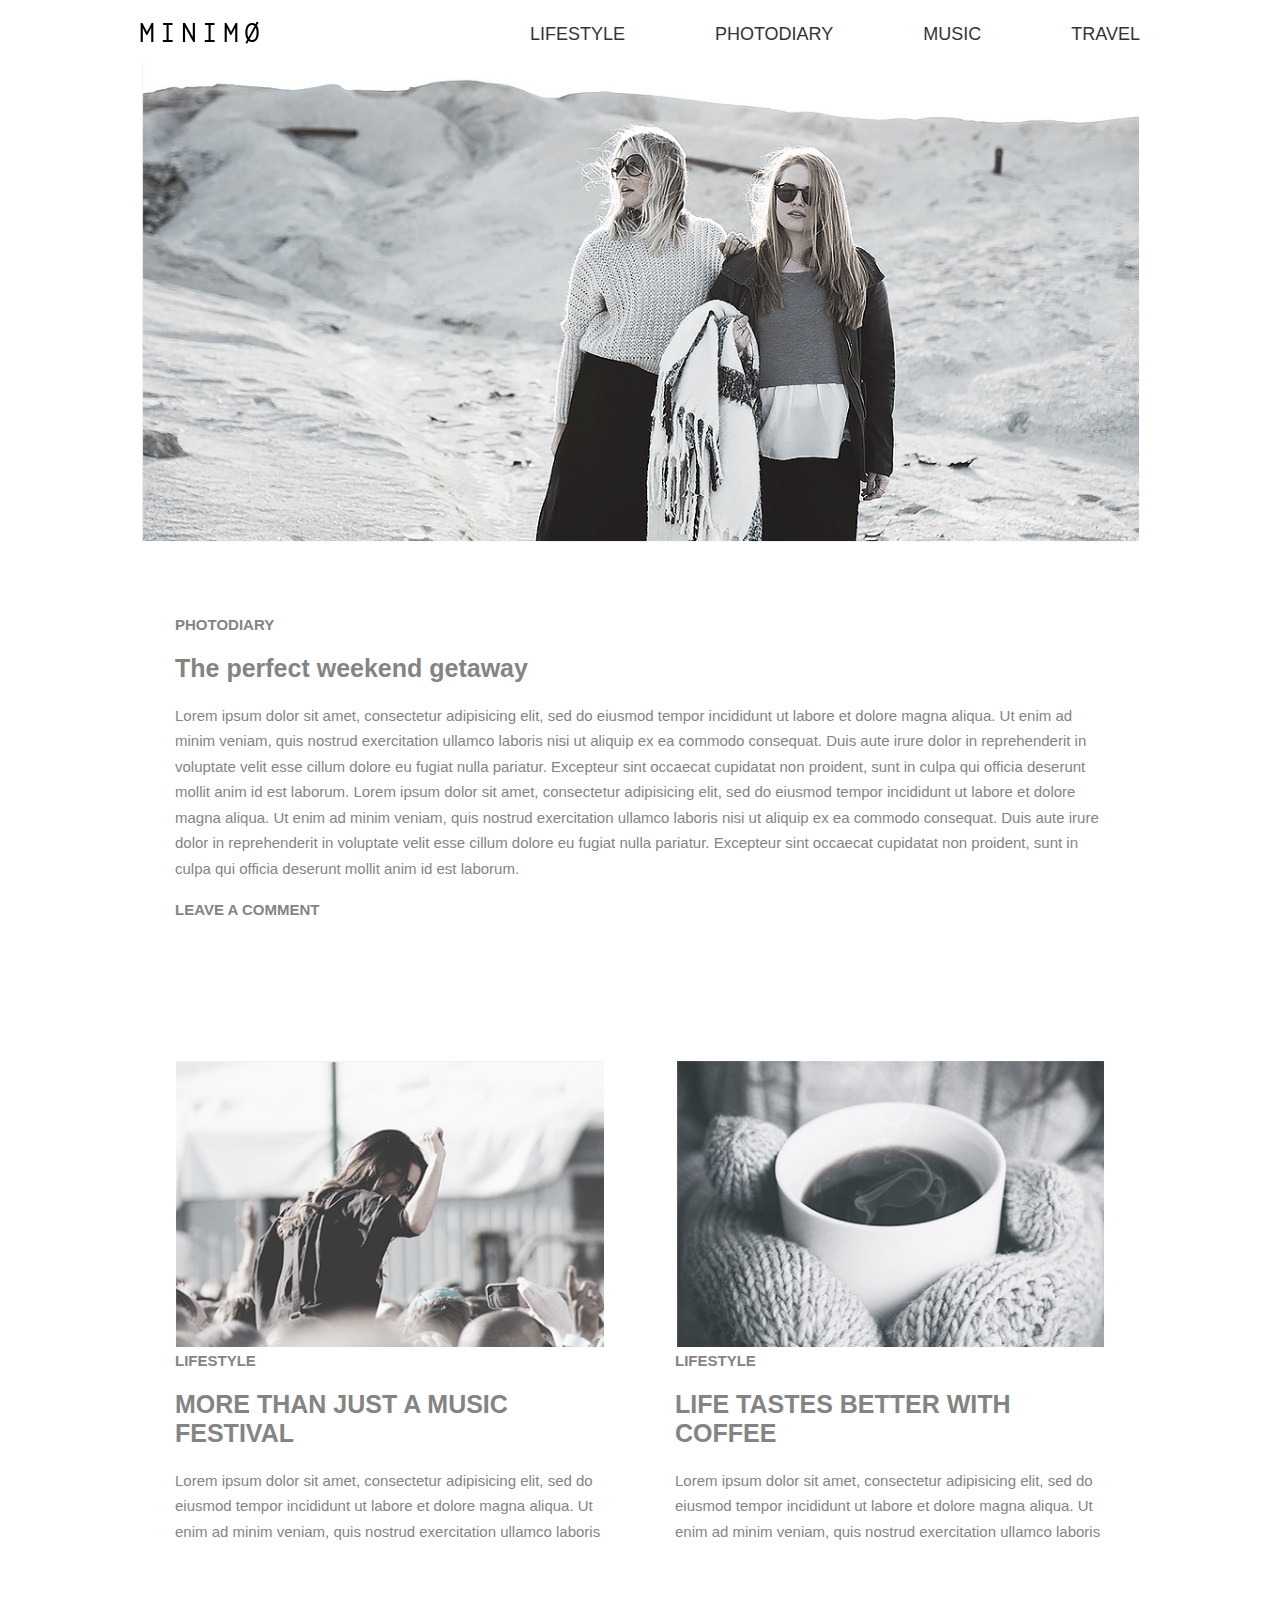
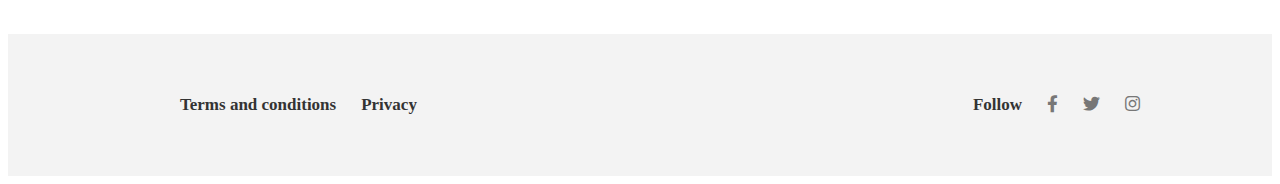
<file: index.html>
<!DOCTYPE html>
<html>
<head>
	<title>Project 03</title>
	<link rel="stylesheet" href="css/all.min.css">
	<link rel="stylesheet" href="css/style.css">
	<link rel="icon" href="images/fav.png">
</head>
<body>
	<!-- header -->
	<header>
		<div class="container">
			<div class="flex">
				<div class="logo">
					<a href="index.html"><img src="images/logo.png" alt="Logo"></a>
				</div>
				<nav>
					<ul>
						<li><a href="lifestyle.html">lifestyle</a></li>
						<li><a href="photodiary.html">photodiary</a></li>
						<li><a href="music.html">music</a></li>
						<li><a href="travel.html">travel</a></li>
					</ul>
				</nav>
			</div>
		</div>
	</header>
	<!-- header -->

	<!-- banner section -->
	<section class="banner-section">
		<div class="container">
			<img src="images/banner.jpg">
		</div>
	</section>
	<!-- banner section -->

	<!-- blog section -->
	<section class="blog-section">
		<div class="container">
			<article>
				<span><a href="photodiary.html">photodiary</a></span>
				<h1>The perfect weekend getaway</h1>
				<p>Lorem ipsum dolor sit amet, consectetur adipisicing elit, sed do eiusmod
				tempor incididunt ut labore et dolore magna aliqua. Ut enim ad minim veniam,
				quis nostrud exercitation ullamco laboris nisi ut aliquip ex ea commodo
				consequat. Duis aute irure dolor in reprehenderit in voluptate velit esse
				cillum dolore eu fugiat nulla pariatur. Excepteur sint occaecat cupidatat non
				proident, sunt in culpa qui officia deserunt mollit anim id est laborum. Lorem ipsum dolor sit amet, consectetur adipisicing elit, sed do eiusmod
				tempor incididunt ut labore et dolore magna aliqua. Ut enim ad minim veniam,
				quis nostrud exercitation ullamco laboris nisi ut aliquip ex ea commodo
				consequat. Duis aute irure dolor in reprehenderit in voluptate velit esse
				cillum dolore eu fugiat nulla pariatur. Excepteur sint occaecat cupidatat non
				proident, sunt in culpa qui officia deserunt mollit anim id est laborum.</p>
				<span><a href="#">Leave a comment</a></span>
			</article>

			<div class="flex">
				<div class="post">
					<article>
						<a href="single.html"><img src="images/blog1.jpg"></a>
						<span><a href="lifestyle.html">lifestyle</a></span>
						<h1><a href="single.html">More than just a music festival</a></h1>
						<p>Lorem ipsum dolor sit amet, consectetur adipisicing elit, sed do eiusmod
						tempor incididunt ut labore et dolore magna aliqua. Ut enim ad minim veniam,
						quis nostrud exercitation ullamco laboris</p>
					</article>
				</div>
				<div class="post">
					<article>
						<a href="single.html"><img src="images/blog2.jpg"></a>
						<span><a href="lifestyle.html">lifestyle</a></span>
						<h1><a href="single.html">Life tastes better with coffee</a></h1>
						<p>Lorem ipsum dolor sit amet, consectetur adipisicing elit, sed do eiusmod
						tempor incididunt ut labore et dolore magna aliqua. Ut enim ad minim veniam,
						quis nostrud exercitation ullamco laboris</p>
					</article>
					
				</div>
			</div>
		</div>
	</section>
	<!-- blog section -->

	<!-- footer -->
	<footer>
		<div class="container">
			<div class="flex">
				<div class="footer-menu">
					<ul>
						<li><a href="#">Terms and conditions</a></li>
						<li><a href="#">Privacy</a></li>
					</ul>
				</div>
				<div class="social-menu">
					<ul>
						<li><span>Follow</span></li>
						<li><a target="_blank" href="https://www.facebook.com/"><i class="fab fa-facebook-f"></i></a></li>
						<li><a target="_blank" href="https://twitter.com/"><i class="fab fa-twitter"></i></a></li>
						<li><a target="_blank" href="https://www.instagram.com/"><i class="fab fa-instagram"></i></a></li>
					</ul>
				</div>
			</div>
		</div>
	</footer>
	<!-- footer -->
</body>
</html>
</file>
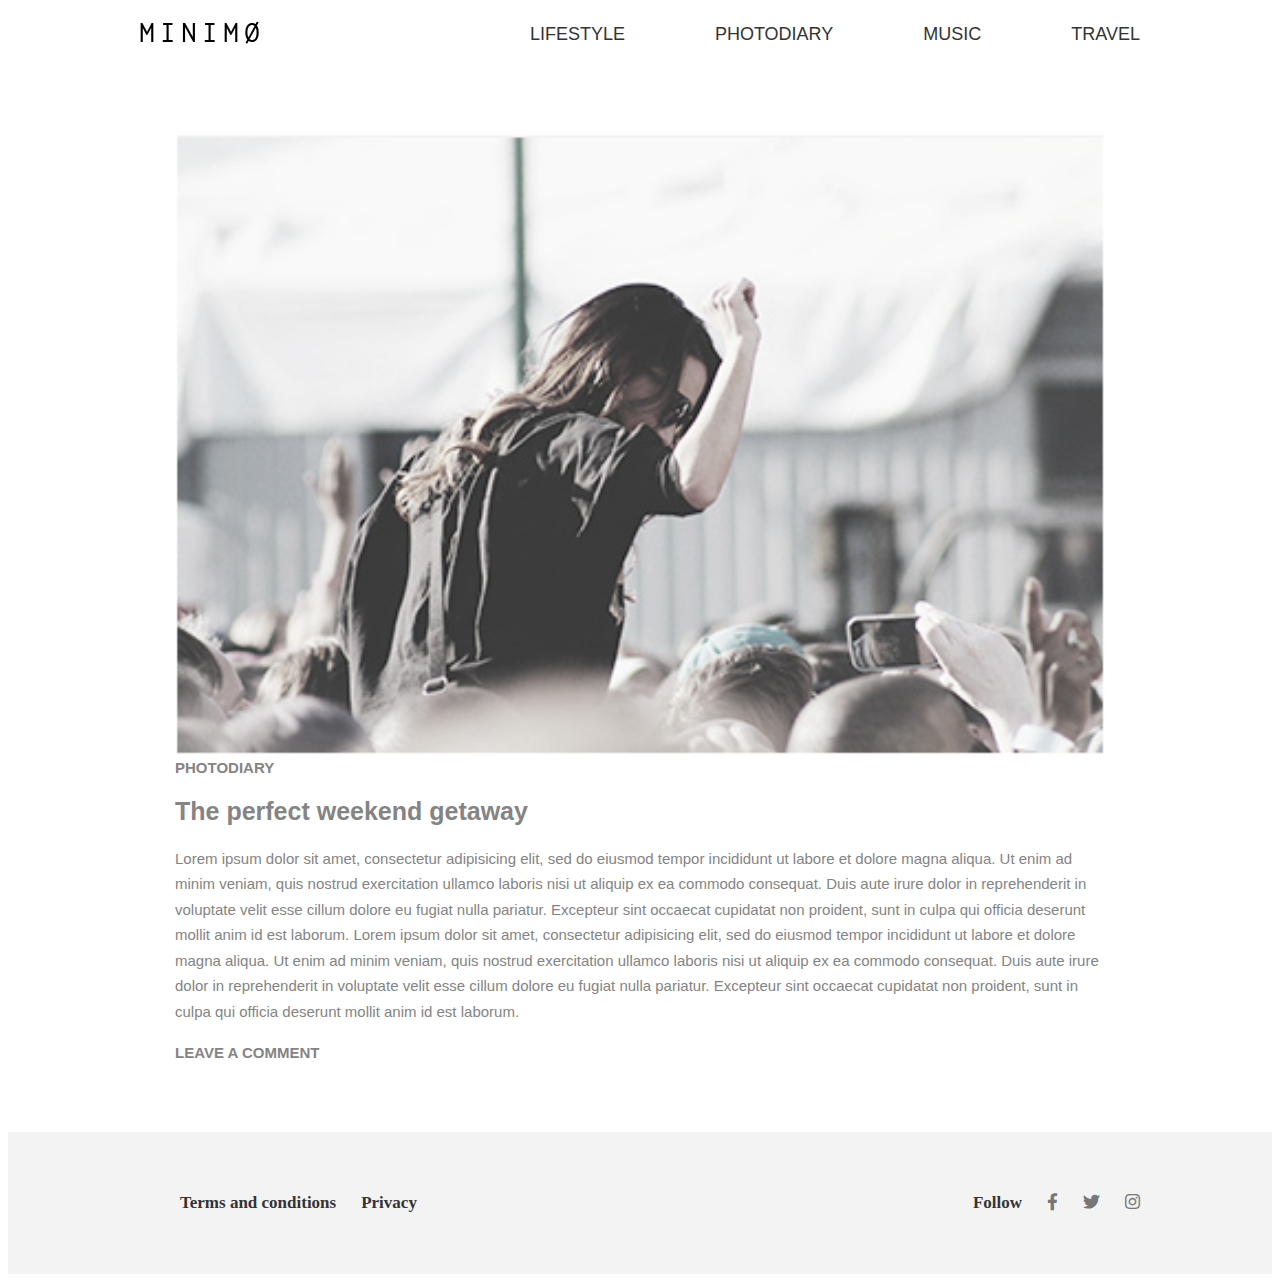
<file: single.html>
<!DOCTYPE html>
<html>
<head>
	<title>Project 03</title>
	<link rel="stylesheet" href="css/all.min.css">
	<link rel="stylesheet" href="css/style.css">
	<link rel="icon" href="images/fav.png">
</head>
<body>
	<!-- header -->
	<header>
		<div class="container">
			<div class="flex">
				<div class="logo">
					<a href="index.html"><img src="images/logo.png" alt="Logo"></a>
				</div>
				<nav>
					<ul>
						<li><a href="lifestyle.html">lifestyle</a></li>
						<li><a href="photodiary.html">photodiary</a></li>
						<li><a href="music.html">music</a></li>
						<li><a href="travel.html">travel</a></li>
					</ul>
				</nav>
			</div>
		</div>
	</header>
	<!-- header -->

	<!-- blog section -->
	<section class="blog-section">
		<div class="container">
			<article>
				<img src="images/blog1.jpg">
				<span><a href="photodiary.html">photodiary</a></span>
				<h1>The perfect weekend getaway</h1>
				<p>Lorem ipsum dolor sit amet, consectetur adipisicing elit, sed do eiusmod
				tempor incididunt ut labore et dolore magna aliqua. Ut enim ad minim veniam,
				quis nostrud exercitation ullamco laboris nisi ut aliquip ex ea commodo
				consequat. Duis aute irure dolor in reprehenderit in voluptate velit esse
				cillum dolore eu fugiat nulla pariatur. Excepteur sint occaecat cupidatat non
				proident, sunt in culpa qui officia deserunt mollit anim id est laborum. Lorem ipsum dolor sit amet, consectetur adipisicing elit, sed do eiusmod
				tempor incididunt ut labore et dolore magna aliqua. Ut enim ad minim veniam,
				quis nostrud exercitation ullamco laboris nisi ut aliquip ex ea commodo
				consequat. Duis aute irure dolor in reprehenderit in voluptate velit esse
				cillum dolore eu fugiat nulla pariatur. Excepteur sint occaecat cupidatat non
				proident, sunt in culpa qui officia deserunt mollit anim id est laborum.</p>
				<span><a href="#">Leave a comment</a></span>
			</article>

			</div>
		</div>
	</section>
	<!-- blog section -->

	<!-- footer -->
	<footer>
		<div class="container">
			<div class="flex">
				<div class="footer-menu">
					<ul>
						<li><a href="#">Terms and conditions</a></li>
						<li><a href="#">Privacy</a></li>
					</ul>
				</div>
				<div class="social-menu">
					<ul>
						<li><span>Follow</span></li>
						<li><a href="#"><i class="fab fa-facebook-f"></i></a></li>
						<li><a href="#"><i class="fab fa-twitter"></i></a></li>
						<li><a href="#"><i class="fab fa-instagram"></i></a></li>
					</ul>
				</div>
			</div>
		</div>
	</footer>
	<!-- footer -->
</body>
</html>
</file>
<file: css/style.css>
<link href="https://fonts.googleapis.com/css2?family=Open+Sans:wght@300;400;600&display=swap" rel="stylesheet">
*{
	margin: 0;
	padding: 0;
	box-sizing: border-box;
	-webkit-box-sizing: border-box;
	-moz-box-sizing: border-box;
}

body{
	font-family: 'Open Sans', sans-serif;
}
img{}
ul{
    display: flex;
    flex-wrap: wrap;
    justify-content: end;
}
li{
    list-style: none;
}
a{
    text-decoration: none;
}
a:hover{}

.container{
    width: 1200px;
    margin: auto;
}
.flex{
    display: flex;
    flex-wrap: wrap;
    align-items: center;
}

/*********************************
Header
**********************************/
.header{}
.logo{
    max-width: 20%;
    flex-basis: 20%;
}
.logo a{}
.logo a img{}
nav{
    max-width: 80%;
    flex-basis: 80%;
}
nav ul{
    justify-content: flex-end;
}
nav ul li{
    /* list-style: none; */
}
nav ul li a{
    padding-left: 90px;
    display: block;
    color: #333;
    font-size: 18px;
    text-transform: uppercase;
    font-weight: 500;
}
nav ul li a:hover{}



/*********************************
banner section
**********************************/
.banner-section{
    /* width: 100%; */
}
.banner-section img{
    width: 100%;
}

/*********************************
blog section
**********************************/

article{
	padding: 70px 35px;
}
article span, article a{
    font-size: 15px;
    color: #848484;
    font-weight: 600;
    text-transform: uppercase;
}
article h1{
    font-size: 25px;
    color: #848484;
    font-weight: 600;
    margin: 20px 0;
}
article h1 a{
	font-size: 25px;
    color: #848484;
    font-weight: 600;
    margin: 20px 0;
    transition-duration: 0.4s;
}

article h1 a:hover{
	color: #333;
}

article p{
    font-size: 15px;
    color: #848484;
    line-height: 1.7;
    margin: 20px 0;
}
article img{
    width: 100%;
}

.post{
	flex-basis: 50%;
	max-width: 50%;
}


/***********************************
footer
************************************/

footer{
	font-family: 'Playfair Display', serif;
	padding: 45px 0;
	background: #f3f3f3;
}
.footer-menu{
    flex-basis: 60%;
    max-width: 60%;
}
.footer-menu ul{
    justify-content: flex-start;
}
.footer-menu ul li{
    padding-right: 25px;
}
.footer-menu ul li a{
    color: #333;
    font-weight: 800;
    font-size: 17px;
}
.footer-menu ul li a:hover{}
.social-menu{
    flex-basis: 40%;
    max-width: 40%;
}
.social-menu ul{
    justify-content: flex-end;
}
.social-menu ul li{
    padding-left: 25px;
}
.social-menu ul li span{
    font-weight: 800;
    font-size: 17px;
    color: #333;
}
.social-menu ul li a{
    color: #777777;
    font-size: 17px;
}
.social-menu ul li a:hover{}



@media (max-width: 1400px){
	.container{
		width: 1000px;
	}
}

@media (max-width: 1100px){
	.container{
		width: 900px;
	}
	article h1 a{
		font-size: 21px;
	}
}

@media (max-width: 1000px){
	.container{
		width: 700px;
	}
}

@media (max-width: 700px){
	.container{
		width: 100%;
	}
	.post{
		flex-basis: 100%
		max-width: 100%;
	}
}
</file>
